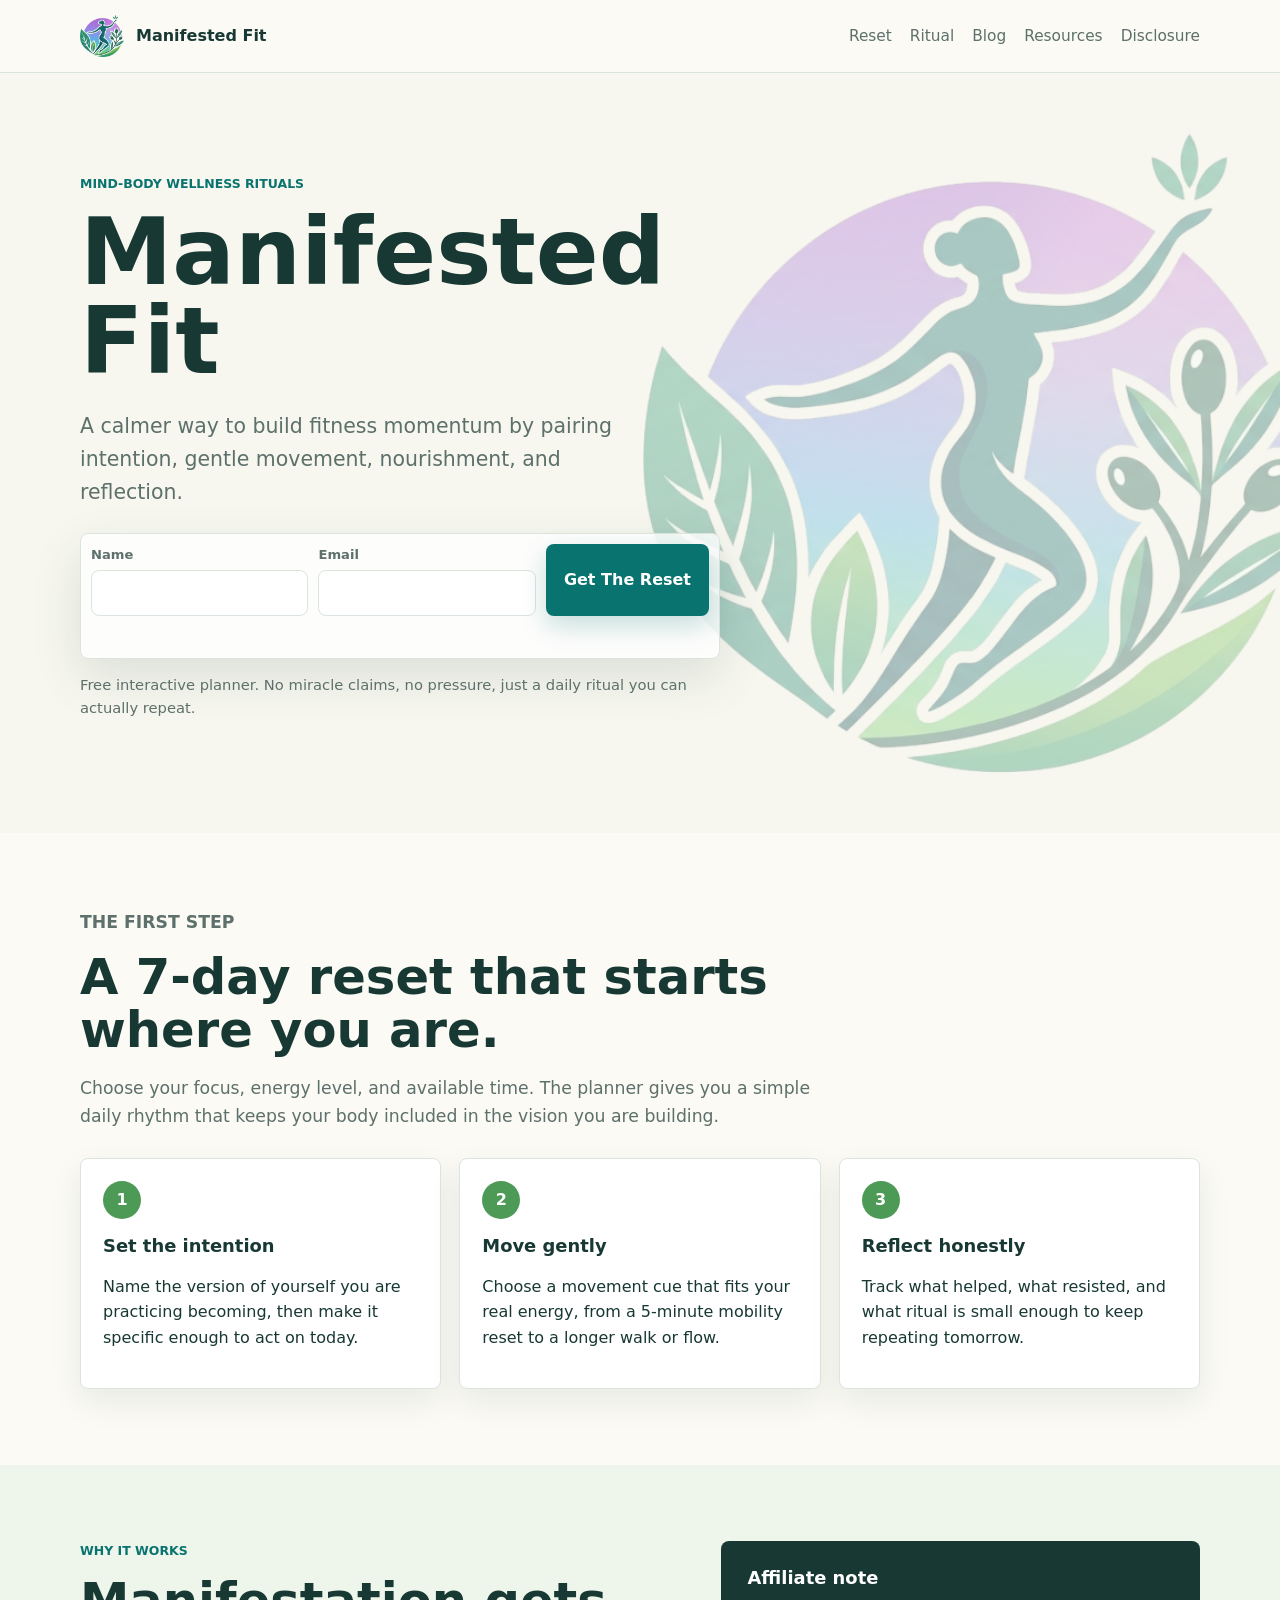
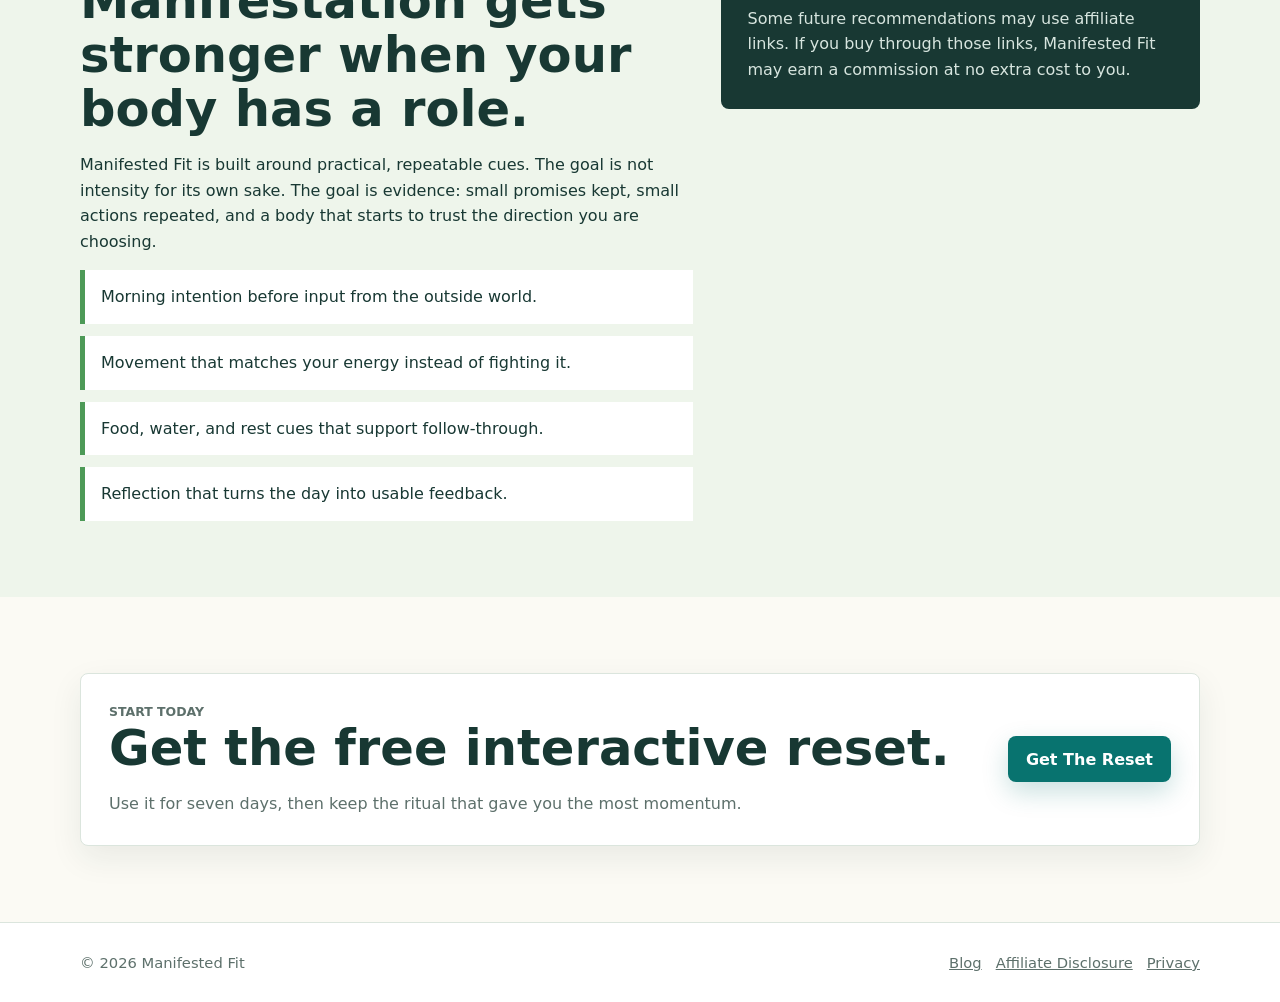
<file: 03_Website/public/index.html>
<!doctype html>
<html lang="en">
  <head>
    <meta charset="utf-8">
    <meta name="viewport" content="width=device-width, initial-scale=1">
    <title>Manifested Fit | Mind-Body Wellness Reset</title>
    <meta name="description" content="Build a gentle daily wellness ritual with the free Manifested Fit 7-day mind-body reset.">
    <link rel="stylesheet" href="assets/css/styles.css">
    <link rel="icon" href="assets/images/manifested-fit-logo.png">
  </head>
  <body>
    <header class="site-header">
      <div class="site-header__inner">
        <a class="brand" href="/">
          <img src="assets/images/manifested-fit-logo.png" alt="Manifested Fit logo">
          <span>Manifested Fit</span>
        </a>
        <nav class="nav" aria-label="Main navigation">
          <a href="#reset">Reset</a>
          <a href="#ritual">Ritual</a>
          <a href="blog/">Blog</a>
          <a href="resources/">Resources</a>
          <a href="legal/affiliate-disclosure.html">Disclosure</a>
        </nav>
      </div>
    </header>

    <main>
      <section class="hero">
        <div class="hero__inner">
          <div class="hero__content">
            <p class="eyebrow">Mind-body wellness rituals</p>
            <h1>Manifested Fit</h1>
            <p class="hero__copy">A calmer way to build fitness momentum by pairing intention, gentle movement, nourishment, and reflection.</p>
            <form class="lead-form" id="lead-form" data-lead-form action="/api/collect-lead.php" method="post">
              <input type="hidden" name="lead_magnet" value="7-day-reset">
              <input type="hidden" name="utm_source">
              <input type="hidden" name="utm_medium">
              <input type="hidden" name="utm_campaign">
              <input type="hidden" name="utm_content">
              <input type="hidden" name="utm_term">
              <label>
                Name
                <input name="name" type="text" autocomplete="name" required>
              </label>
              <label>
                Email
                <input name="email" type="email" autocomplete="email" required>
              </label>
              <label class="hidden-field">
                Company
                <input name="company" type="text" tabindex="-1" autocomplete="off">
              </label>
              <button type="submit">Get The Reset</button>
              <p data-form-message aria-live="polite"></p>
            </form>
            <p class="trust-line">Free interactive planner. No miracle claims, no pressure, just a daily ritual you can actually repeat.</p>
          </div>
        </div>
      </section>

      <section class="section" id="reset">
        <div class="section__intro">
          <p class="eyebrow">The first step</p>
          <h2>A 7-day reset that starts where you are.</h2>
          <p>Choose your focus, energy level, and available time. The planner gives you a simple daily rhythm that keeps your body included in the vision you are building.</p>
        </div>
        <div class="grid">
          <article class="feature-card">
            <div class="feature-card__mark">1</div>
            <h3>Set the intention</h3>
            <p>Name the version of yourself you are practicing becoming, then make it specific enough to act on today.</p>
          </article>
          <article class="feature-card">
            <div class="feature-card__mark">2</div>
            <h3>Move gently</h3>
            <p>Choose a movement cue that fits your real energy, from a 5-minute mobility reset to a longer walk or flow.</p>
          </article>
          <article class="feature-card">
            <div class="feature-card__mark">3</div>
            <h3>Reflect honestly</h3>
            <p>Track what helped, what resisted, and what ritual is small enough to keep repeating tomorrow.</p>
          </article>
        </div>
      </section>

      <section class="section section--tint" id="ritual">
        <div class="split">
          <div>
            <p class="eyebrow">Why it works</p>
            <h2>Manifestation gets stronger when your body has a role.</h2>
            <p>Manifested Fit is built around practical, repeatable cues. The goal is not intensity for its own sake. The goal is evidence: small promises kept, small actions repeated, and a body that starts to trust the direction you are choosing.</p>
            <ul class="ritual-list">
              <li>Morning intention before input from the outside world.</li>
              <li>Movement that matches your energy instead of fighting it.</li>
              <li>Food, water, and rest cues that support follow-through.</li>
              <li>Reflection that turns the day into usable feedback.</li>
            </ul>
          </div>
          <aside class="mini-panel">
            <h3>Affiliate note</h3>
            <p>Some future recommendations may use affiliate links. If you buy through those links, Manifested Fit may earn a commission at no extra cost to you.</p>
          </aside>
        </div>
      </section>

      <section class="section">
        <div class="cta-band">
          <div>
            <p class="eyebrow">Start today</p>
            <h2>Get the free interactive reset.</h2>
            <p>Use it for seven days, then keep the ritual that gave you the most momentum.</p>
          </div>
          <a class="button" href="#lead-form" onclick="document.querySelector('[name=name]').focus();">Get The Reset</a>
        </div>
      </section>
    </main>

    <footer class="site-footer">
      <div class="footer__inner">
        <span>&copy; 2026 Manifested Fit</span>
        <div class="footer__links">
          <a href="blog/">Blog</a>
          <a href="legal/affiliate-disclosure.html">Affiliate Disclosure</a>
          <a href="legal/privacy.html">Privacy</a>
        </div>
      </div>
    </footer>

    <script src="assets/js/config.js"></script>
    <script src="assets/js/affiliate-offers.js"></script>
    <script src="assets/js/site.js"></script>
  </body>
</html>
</file>
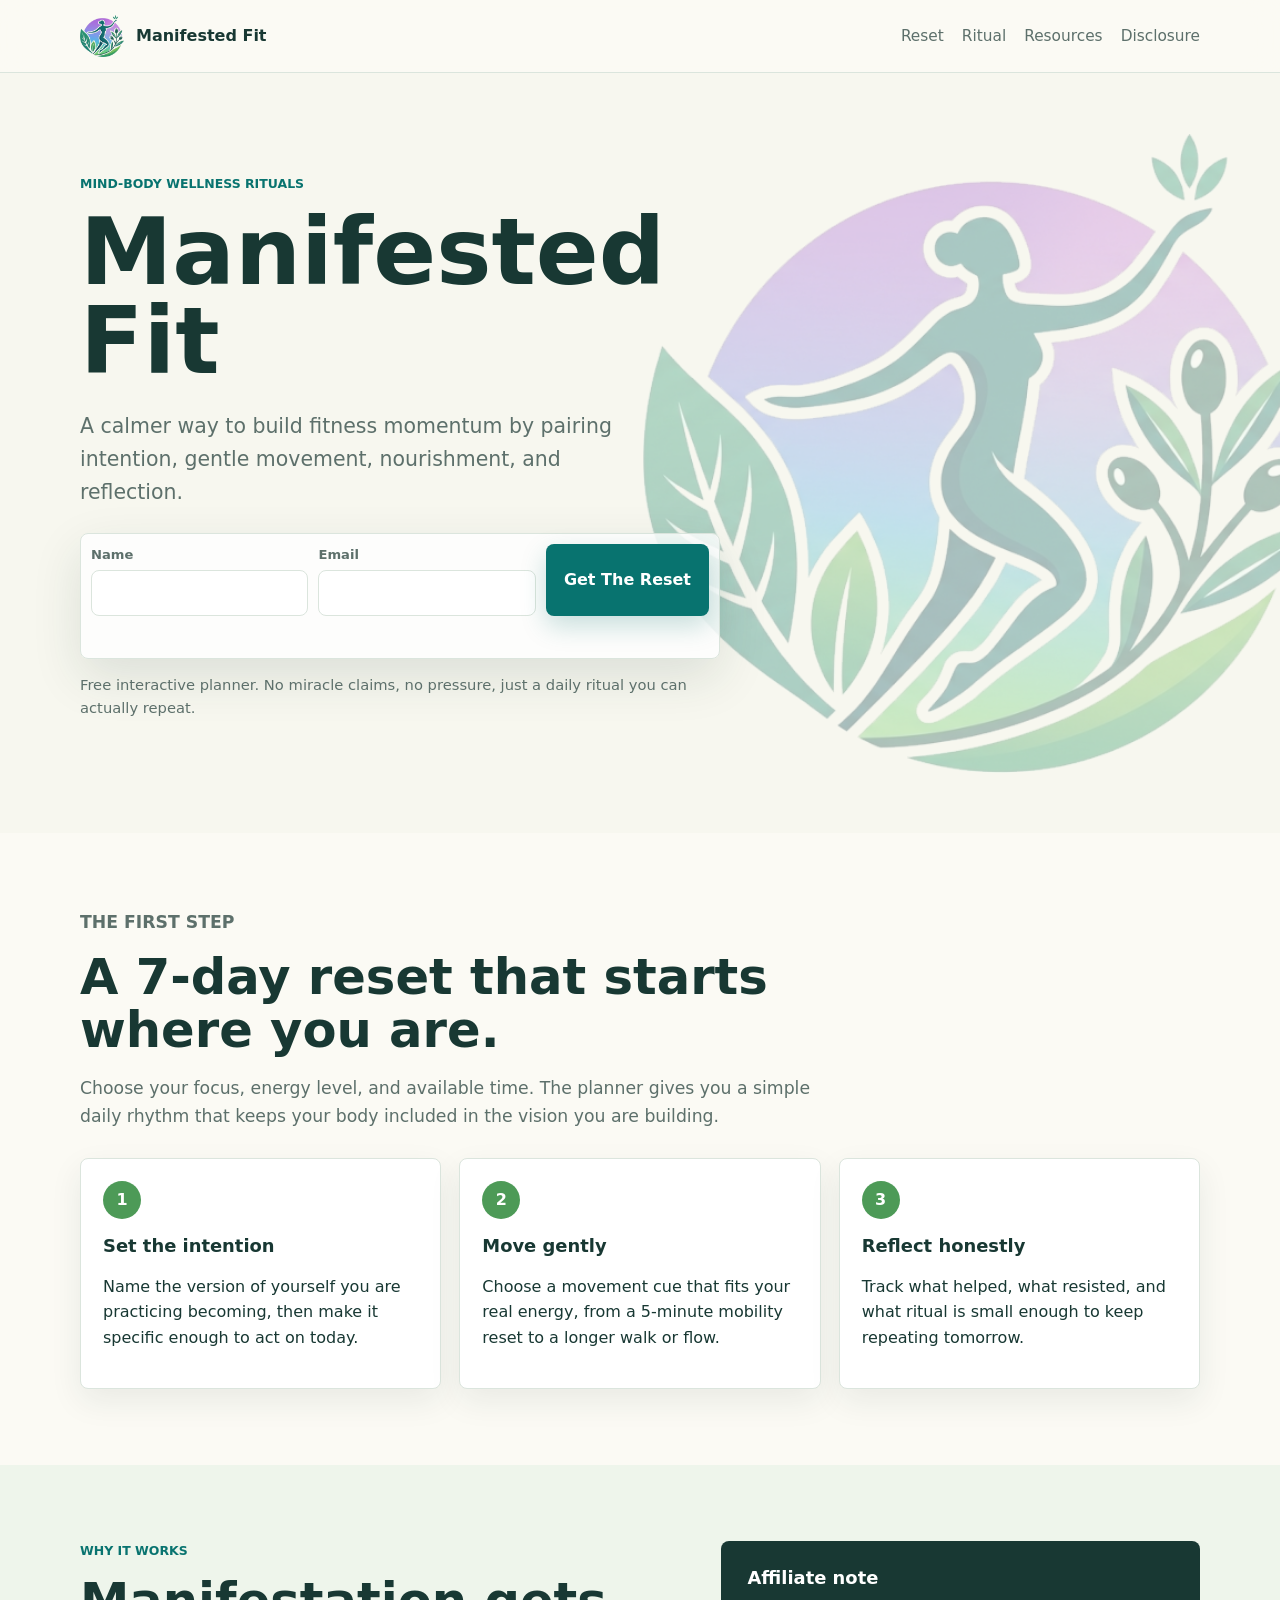
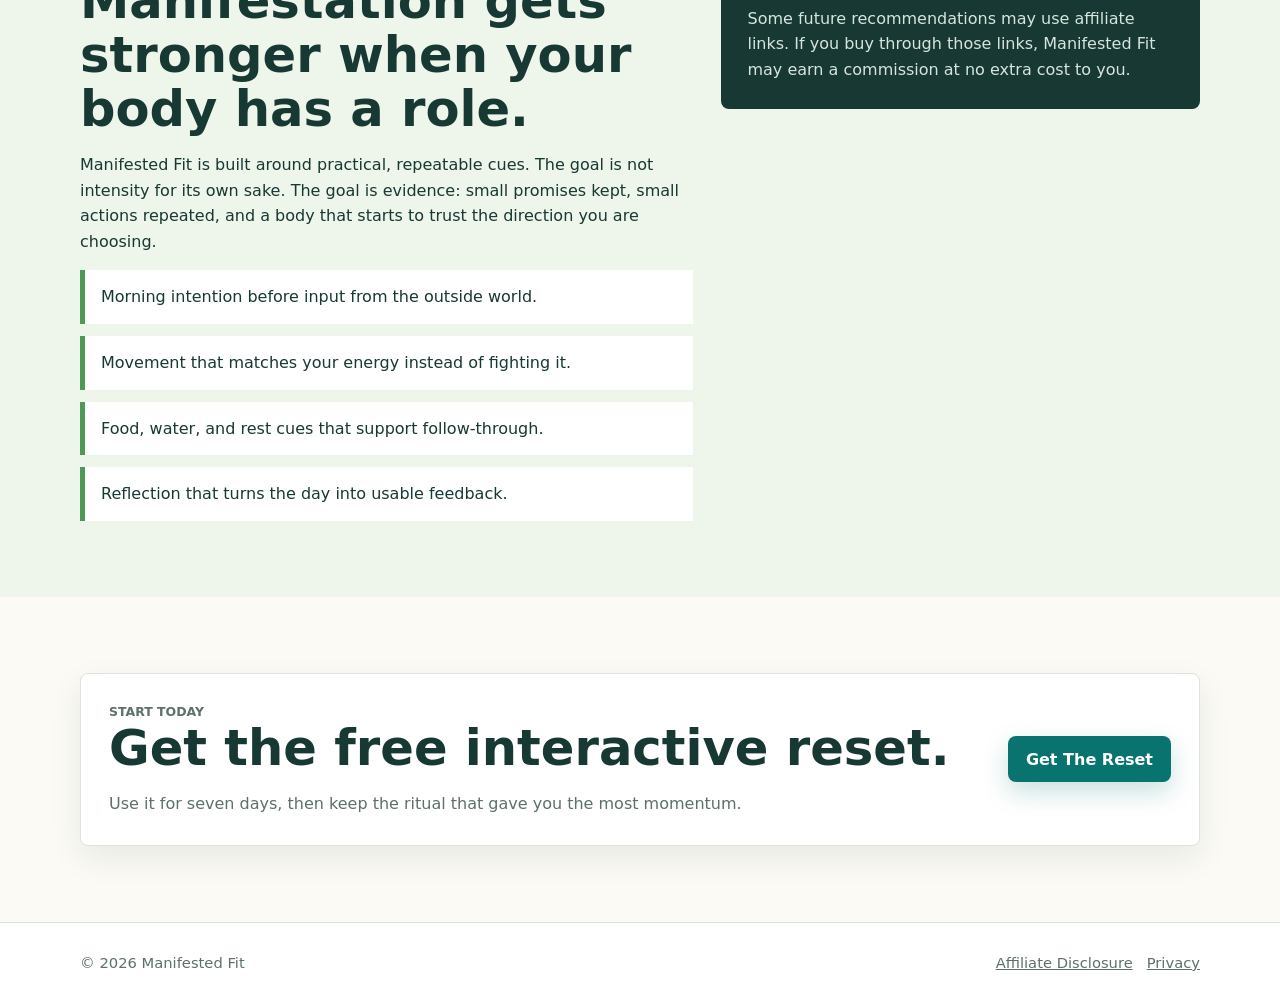
<file: 03_Website/Backups/2026-07-05/index.html>
<!doctype html>
<html lang="en">
  <head>
    <meta charset="utf-8">
    <meta name="viewport" content="width=device-width, initial-scale=1">
    <title>Manifested Fit | Mind-Body Wellness Reset</title>
    <meta name="description" content="Build a gentle daily wellness ritual with the free Manifested Fit 7-day mind-body reset.">
    <link rel="stylesheet" href="assets/css/styles.css">
    <link rel="icon" href="assets/images/manifested-fit-logo.png">
  </head>
  <body>
    <header class="site-header">
      <div class="site-header__inner">
        <a class="brand" href="/">
          <img src="assets/images/manifested-fit-logo.png" alt="Manifested Fit logo">
          <span>Manifested Fit</span>
        </a>
        <nav class="nav" aria-label="Main navigation">
          <a href="#reset">Reset</a>
          <a href="#ritual">Ritual</a>
          <a href="resources/">Resources</a>
          <a href="legal/affiliate-disclosure.html">Disclosure</a>
        </nav>
      </div>
    </header>

    <main>
      <section class="hero">
        <div class="hero__inner">
          <div class="hero__content">
            <p class="eyebrow">Mind-body wellness rituals</p>
            <h1>Manifested Fit</h1>
            <p class="hero__copy">A calmer way to build fitness momentum by pairing intention, gentle movement, nourishment, and reflection.</p>
            <form class="lead-form" id="lead-form" data-lead-form action="/api/collect-lead.php" method="post">
              <input type="hidden" name="lead_magnet" value="7-day-reset">
              <input type="hidden" name="utm_source">
              <input type="hidden" name="utm_medium">
              <input type="hidden" name="utm_campaign">
              <input type="hidden" name="utm_content">
              <input type="hidden" name="utm_term">
              <label>
                Name
                <input name="name" type="text" autocomplete="name" required>
              </label>
              <label>
                Email
                <input name="email" type="email" autocomplete="email" required>
              </label>
              <label class="hidden-field">
                Company
                <input name="company" type="text" tabindex="-1" autocomplete="off">
              </label>
              <button type="submit">Get The Reset</button>
              <p data-form-message aria-live="polite"></p>
            </form>
            <p class="trust-line">Free interactive planner. No miracle claims, no pressure, just a daily ritual you can actually repeat.</p>
          </div>
        </div>
      </section>

      <section class="section" id="reset">
        <div class="section__intro">
          <p class="eyebrow">The first step</p>
          <h2>A 7-day reset that starts where you are.</h2>
          <p>Choose your focus, energy level, and available time. The planner gives you a simple daily rhythm that keeps your body included in the vision you are building.</p>
        </div>
        <div class="grid">
          <article class="feature-card">
            <div class="feature-card__mark">1</div>
            <h3>Set the intention</h3>
            <p>Name the version of yourself you are practicing becoming, then make it specific enough to act on today.</p>
          </article>
          <article class="feature-card">
            <div class="feature-card__mark">2</div>
            <h3>Move gently</h3>
            <p>Choose a movement cue that fits your real energy, from a 5-minute mobility reset to a longer walk or flow.</p>
          </article>
          <article class="feature-card">
            <div class="feature-card__mark">3</div>
            <h3>Reflect honestly</h3>
            <p>Track what helped, what resisted, and what ritual is small enough to keep repeating tomorrow.</p>
          </article>
        </div>
      </section>

      <section class="section section--tint" id="ritual">
        <div class="split">
          <div>
            <p class="eyebrow">Why it works</p>
            <h2>Manifestation gets stronger when your body has a role.</h2>
            <p>Manifested Fit is built around practical, repeatable cues. The goal is not intensity for its own sake. The goal is evidence: small promises kept, small actions repeated, and a body that starts to trust the direction you are choosing.</p>
            <ul class="ritual-list">
              <li>Morning intention before input from the outside world.</li>
              <li>Movement that matches your energy instead of fighting it.</li>
              <li>Food, water, and rest cues that support follow-through.</li>
              <li>Reflection that turns the day into usable feedback.</li>
            </ul>
          </div>
          <aside class="mini-panel">
            <h3>Affiliate note</h3>
            <p>Some future recommendations may use affiliate links. If you buy through those links, Manifested Fit may earn a commission at no extra cost to you.</p>
          </aside>
        </div>
      </section>

      <section class="section">
        <div class="cta-band">
          <div>
            <p class="eyebrow">Start today</p>
            <h2>Get the free interactive reset.</h2>
            <p>Use it for seven days, then keep the ritual that gave you the most momentum.</p>
          </div>
          <a class="button" href="#lead-form" onclick="document.querySelector('[name=name]').focus();">Get The Reset</a>
        </div>
      </section>
    </main>

    <footer class="site-footer">
      <div class="footer__inner">
        <span>&copy; 2026 Manifested Fit</span>
        <div class="footer__links">
          <a href="legal/affiliate-disclosure.html">Affiliate Disclosure</a>
          <a href="legal/privacy.html">Privacy</a>
        </div>
      </div>
    </footer>

    <script src="assets/js/config.js"></script>
    <script src="assets/js/affiliate-offers.js"></script>
    <script src="assets/js/site.js"></script>
  </body>
</html>
</file>
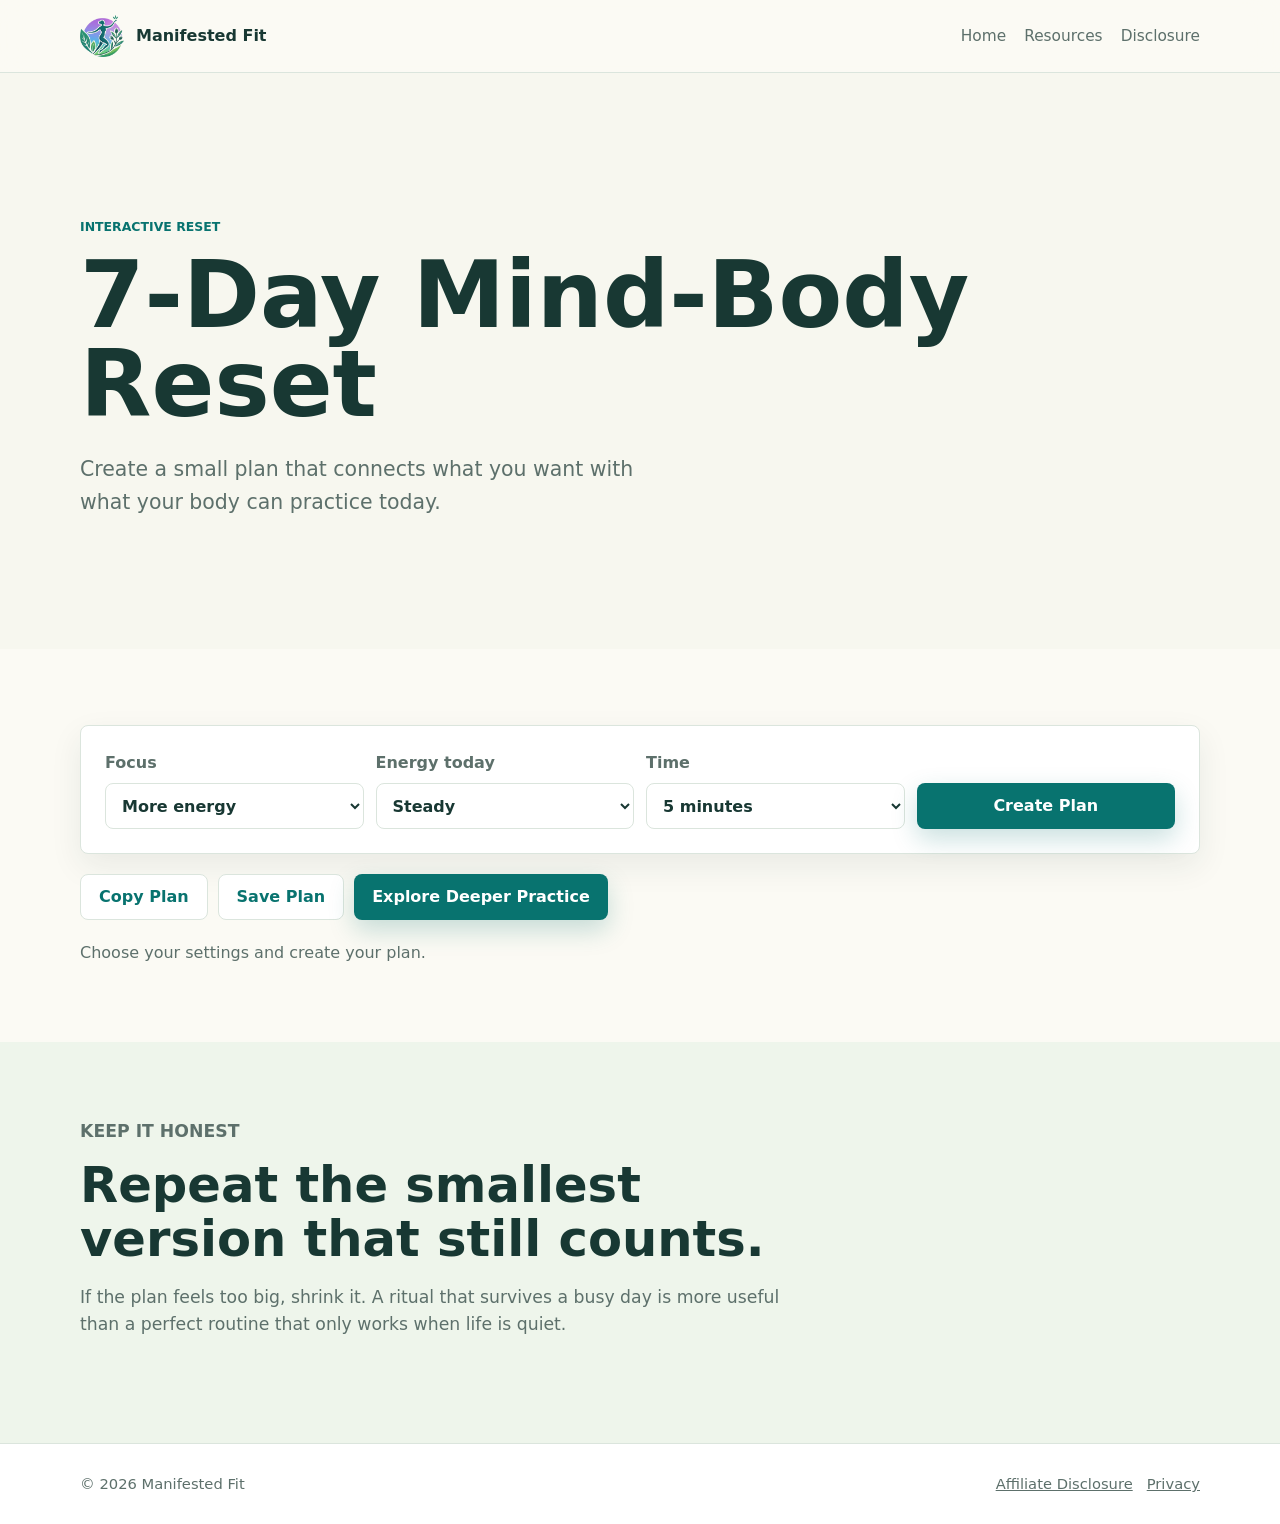
<file: 03_Website/public/lead-magnet/index.html>
<!doctype html>
<html lang="en">
  <head>
    <meta charset="utf-8">
    <meta name="viewport" content="width=device-width, initial-scale=1">
    <title>7-Day Mind-Body Reset | Manifested Fit</title>
    <meta name="description" content="Create a 7-day Manifested Fit reset plan based on your focus, energy, and available time.">
    <link rel="stylesheet" href="../assets/css/styles.css">
    <link rel="icon" href="../assets/images/manifested-fit-logo.png">
  </head>
  <body>
    <header class="site-header">
      <div class="site-header__inner">
        <a class="brand" href="../">
          <img src="../assets/images/manifested-fit-logo.png" alt="Manifested Fit logo">
          <span>Manifested Fit</span>
        </a>
        <nav class="nav" aria-label="Main navigation">
          <a href="../">Home</a>
          <a href="../resources/">Resources</a>
          <a href="../legal/affiliate-disclosure.html">Disclosure</a>
        </nav>
      </div>
    </header>

    <main>
      <section class="page-header">
        <div class="section">
          <p class="eyebrow">Interactive reset</p>
          <h1>7-Day Mind-Body Reset</h1>
          <p class="hero__copy">Create a small plan that connects what you want with what your body can practice today.</p>
        </div>
      </section>

      <section class="section">
        <div class="planner">
          <form data-plan-form>
            <label>
              Focus
              <select name="focus">
                <option value="energy">More energy</option>
                <option value="confidence">Body confidence</option>
                <option value="calm">Less stress</option>
                <option value="consistency">Consistency</option>
              </select>
            </label>
            <label>
              Energy today
              <select name="energy">
                <option value="steady">Steady</option>
                <option value="low">Low</option>
                <option value="high">High</option>
              </select>
            </label>
            <label>
              Time
              <select name="time">
                <option value="5">5 minutes</option>
                <option value="10">10 minutes</option>
                <option value="20">20 minutes</option>
              </select>
            </label>
            <button type="submit">Create Plan</button>
          </form>
        </div>

        <div class="plan-actions">
          <button class="button--secondary" type="button" data-copy-plan>Copy Plan</button>
          <button class="button--secondary" type="button" data-save-plan>Save Plan</button>
          <a class="button" href="../resources/">Explore Deeper Practice</a>
        </div>

        <div class="plan-result" data-plan-result data-has-plan="false">
          Choose your settings and create your plan.
        </div>
      </section>

      <section class="section section--tint">
        <div class="section__intro">
          <p class="eyebrow">Keep it honest</p>
          <h2>Repeat the smallest version that still counts.</h2>
          <p>If the plan feels too big, shrink it. A ritual that survives a busy day is more useful than a perfect routine that only works when life is quiet.</p>
        </div>
      </section>
    </main>

    <footer class="site-footer">
      <div class="footer__inner">
        <span>&copy; 2026 Manifested Fit</span>
        <div class="footer__links">
          <a href="../legal/affiliate-disclosure.html">Affiliate Disclosure</a>
          <a href="../legal/privacy.html">Privacy</a>
        </div>
      </div>
    </footer>

    <script src="../assets/js/config.js"></script>
    <script src="../assets/js/affiliate-offers.js"></script>
    <script src="../assets/js/site.js"></script>
    <script src="../assets/js/lead-magnet.js"></script>
  </body>
</html>
</file>
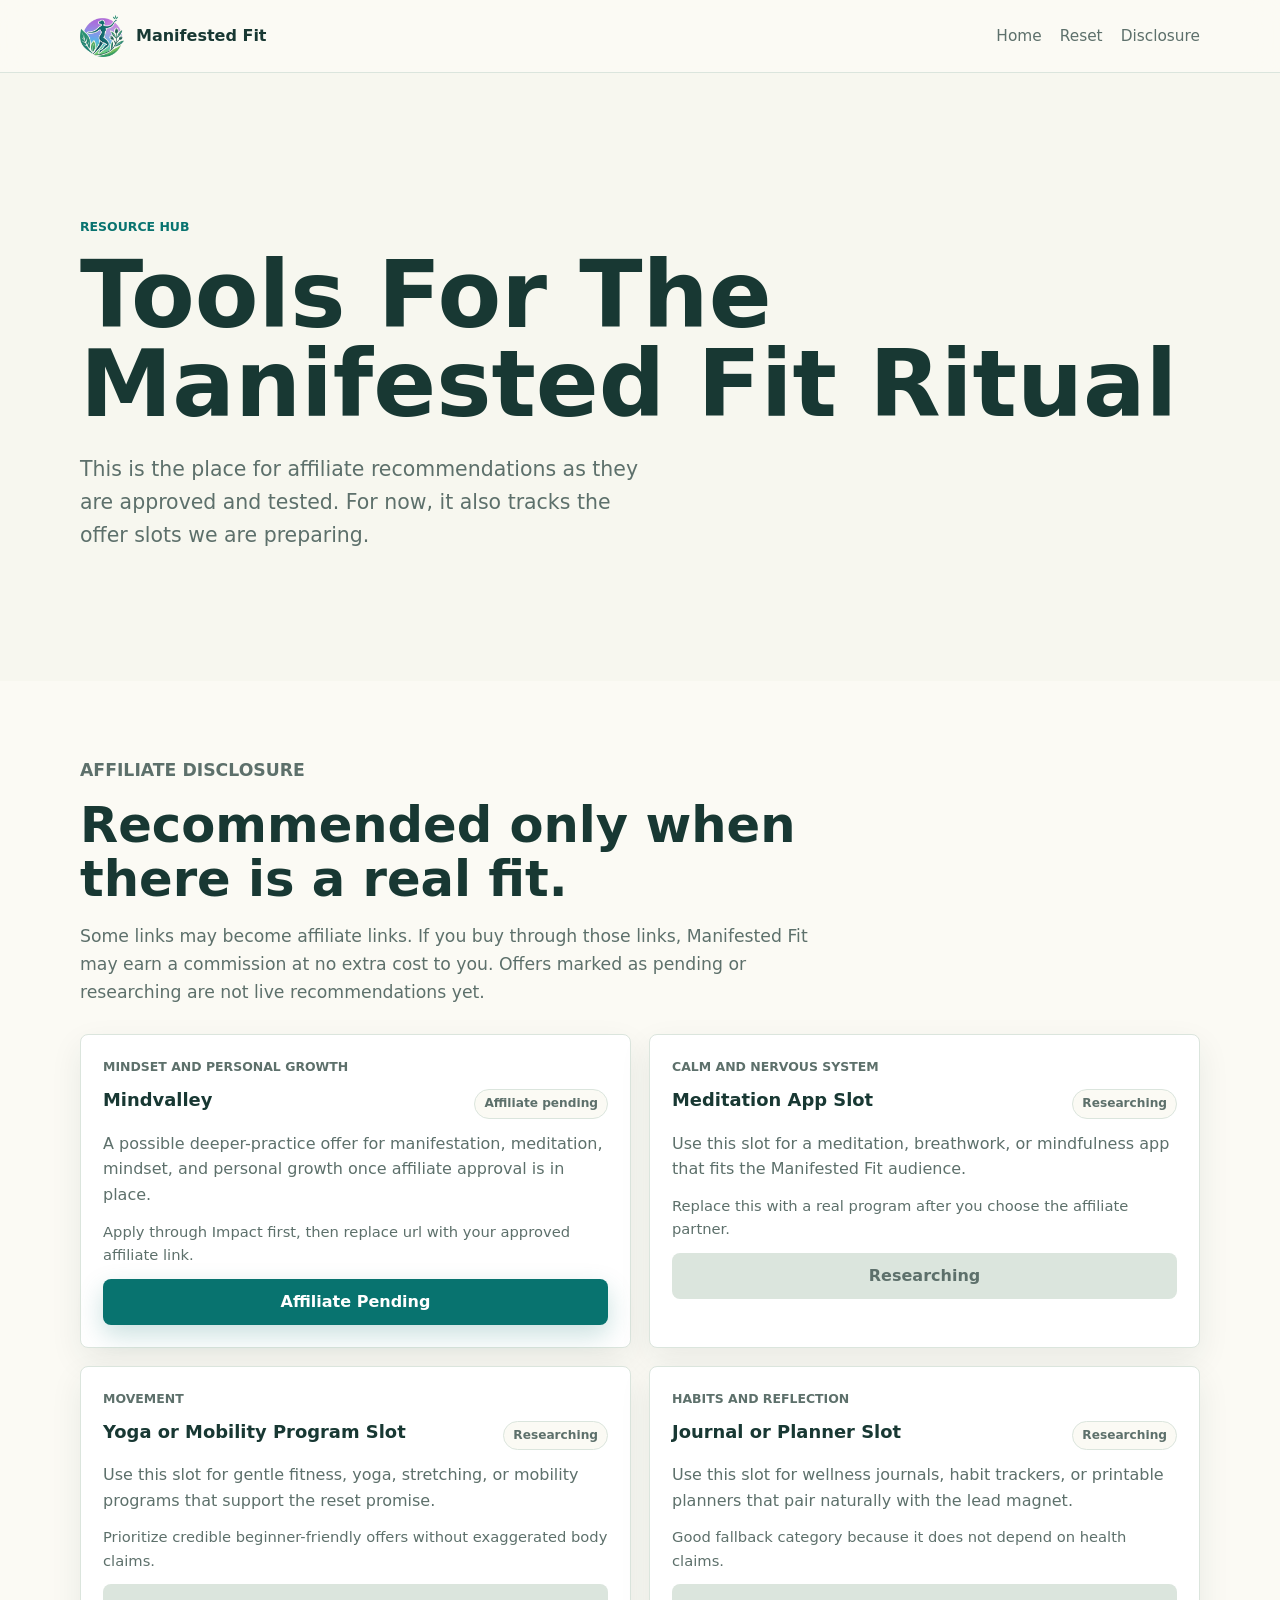
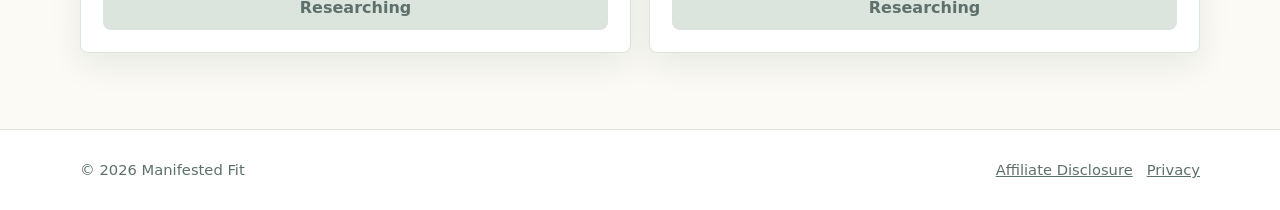
<file: 03_Website/public/resources/index.html>
<!doctype html>
<html lang="en">
  <head>
    <meta charset="utf-8">
    <meta name="viewport" content="width=device-width, initial-scale=1">
    <title>Resources | Manifested Fit</title>
    <meta name="description" content="Manifested Fit resource and affiliate offer hub.">
    <link rel="stylesheet" href="../assets/css/styles.css">
    <link rel="icon" href="../assets/images/manifested-fit-logo.png">
  </head>
  <body>
    <header class="site-header">
      <div class="site-header__inner">
        <a class="brand" href="../">
          <img src="../assets/images/manifested-fit-logo.png" alt="Manifested Fit logo">
          <span>Manifested Fit</span>
        </a>
        <nav class="nav" aria-label="Main navigation">
          <a href="../">Home</a>
          <a href="../lead-magnet/">Reset</a>
          <a href="../legal/affiliate-disclosure.html">Disclosure</a>
        </nav>
      </div>
    </header>

    <main>
      <section class="page-header">
        <div class="section">
          <p class="eyebrow">Resource hub</p>
          <h1>Tools For The Manifested Fit Ritual</h1>
          <p class="hero__copy">This is the place for affiliate recommendations as they are approved and tested. For now, it also tracks the offer slots we are preparing.</p>
        </div>
      </section>

      <section class="section">
        <div class="section__intro">
          <p class="eyebrow">Affiliate disclosure</p>
          <h2>Recommended only when there is a real fit.</h2>
          <p>Some links may become affiliate links. If you buy through those links, Manifested Fit may earn a commission at no extra cost to you. Offers marked as pending or researching are not live recommendations yet.</p>
        </div>
        <div class="offer-list" data-offer-list></div>
      </section>
    </main>

    <footer class="site-footer">
      <div class="footer__inner">
        <span>&copy; 2026 Manifested Fit</span>
        <div class="footer__links">
          <a href="../legal/affiliate-disclosure.html">Affiliate Disclosure</a>
          <a href="../legal/privacy.html">Privacy</a>
        </div>
      </div>
    </footer>

    <script src="../assets/js/config.js"></script>
    <script src="../assets/js/affiliate-offers.js"></script>
    <script src="../assets/js/resources.js"></script>
  </body>
</html>
</file>
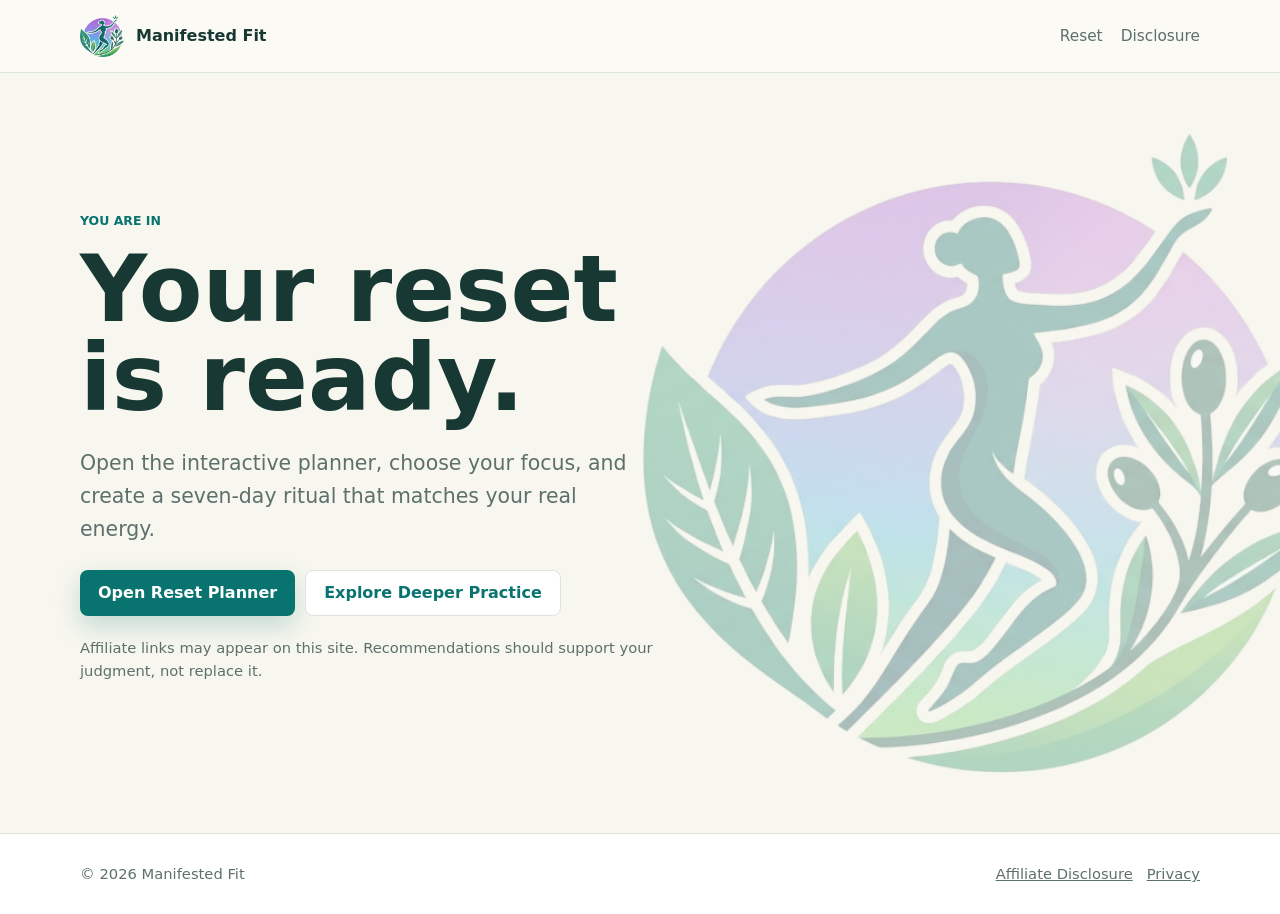
<file: 03_Website/public/thank-you/index.html>
<!doctype html>
<html lang="en">
  <head>
    <meta charset="utf-8">
    <meta name="viewport" content="width=device-width, initial-scale=1">
    <title>Your Reset Is Ready | Manifested Fit</title>
    <meta name="description" content="Access the Manifested Fit 7-day mind-body reset.">
    <link rel="stylesheet" href="../assets/css/styles.css">
    <link rel="icon" href="../assets/images/manifested-fit-logo.png">
  </head>
  <body>
    <header class="site-header">
      <div class="site-header__inner">
        <a class="brand" href="../">
          <img src="../assets/images/manifested-fit-logo.png" alt="Manifested Fit logo">
          <span>Manifested Fit</span>
        </a>
        <nav class="nav" aria-label="Main navigation">
          <a href="../lead-magnet/">Reset</a>
          <a href="../legal/affiliate-disclosure.html">Disclosure</a>
        </nav>
      </div>
    </header>

    <main>
      <section class="hero">
        <div class="hero__inner">
          <div class="hero__content">
            <p class="eyebrow">You are in</p>
            <h1>Your reset is ready.</h1>
            <p class="hero__copy">Open the interactive planner, choose your focus, and create a seven-day ritual that matches your real energy.</p>
            <div class="plan-actions">
              <a class="button" href="../lead-magnet/">Open Reset Planner</a>
              <a class="button button--secondary" data-affiliate-link href="https://www.mindvalley.com/affiliates">Explore Deeper Practice</a>
            </div>
            <p class="trust-line">Affiliate links may appear on this site. Recommendations should support your judgment, not replace it.</p>
          </div>
        </div>
      </section>
    </main>

    <footer class="site-footer">
      <div class="footer__inner">
        <span>&copy; 2026 Manifested Fit</span>
        <div class="footer__links">
          <a href="../legal/affiliate-disclosure.html">Affiliate Disclosure</a>
          <a href="../legal/privacy.html">Privacy</a>
        </div>
      </div>
    </footer>

    <script src="../assets/js/config.js"></script>
    <script src="../assets/js/site.js"></script>
  </body>
</html>
</file>
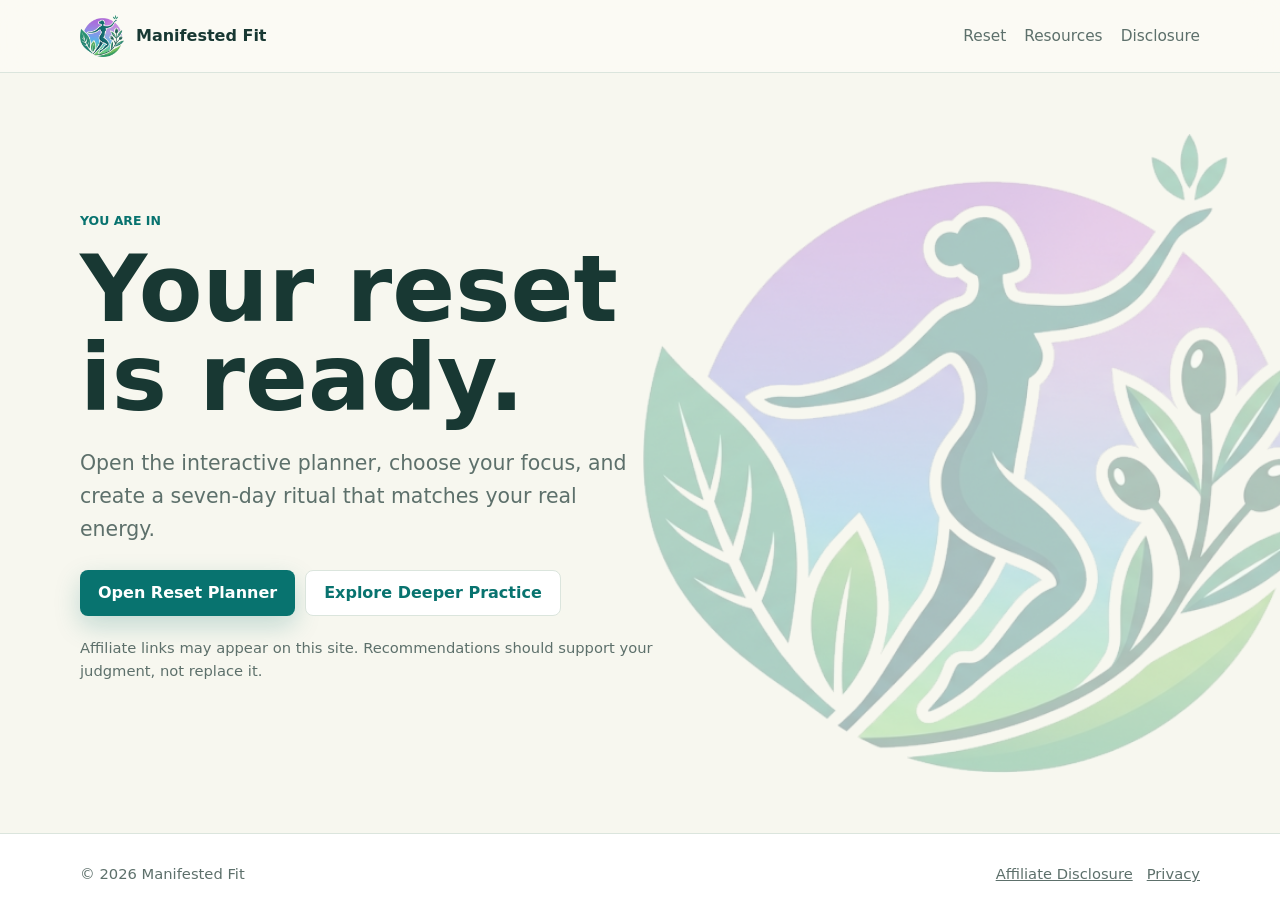
<file: 03_Website/Backups/2026-07-05/thank-you/index.html>
<!doctype html>
<html lang="en">
  <head>
    <meta charset="utf-8">
    <meta name="viewport" content="width=device-width, initial-scale=1">
    <title>Your Reset Is Ready | Manifested Fit</title>
    <meta name="description" content="Access the Manifested Fit 7-day mind-body reset.">
    <link rel="stylesheet" href="../assets/css/styles.css">
    <link rel="icon" href="../assets/images/manifested-fit-logo.png">
  </head>
  <body>
    <header class="site-header">
      <div class="site-header__inner">
        <a class="brand" href="../">
          <img src="../assets/images/manifested-fit-logo.png" alt="Manifested Fit logo">
          <span>Manifested Fit</span>
        </a>
        <nav class="nav" aria-label="Main navigation">
          <a href="../lead-magnet/">Reset</a>
          <a href="../resources/">Resources</a>
          <a href="../legal/affiliate-disclosure.html">Disclosure</a>
        </nav>
      </div>
    </header>

    <main>
      <section class="hero">
        <div class="hero__inner">
          <div class="hero__content">
            <p class="eyebrow">You are in</p>
            <h1>Your reset is ready.</h1>
            <p class="hero__copy">Open the interactive planner, choose your focus, and create a seven-day ritual that matches your real energy.</p>
            <div class="plan-actions">
              <a class="button" href="../lead-magnet/">Open Reset Planner</a>
              <a class="button button--secondary" href="../resources/">Explore Deeper Practice</a>
            </div>
            <p class="trust-line">Affiliate links may appear on this site. Recommendations should support your judgment, not replace it.</p>
          </div>
        </div>
      </section>
    </main>

    <footer class="site-footer">
      <div class="footer__inner">
        <span>&copy; 2026 Manifested Fit</span>
        <div class="footer__links">
          <a href="../legal/affiliate-disclosure.html">Affiliate Disclosure</a>
          <a href="../legal/privacy.html">Privacy</a>
        </div>
      </div>
    </footer>

    <script src="../assets/js/config.js"></script>
    <script src="../assets/js/affiliate-offers.js"></script>
    <script src="../assets/js/site.js"></script>
  </body>
</html>
</file>
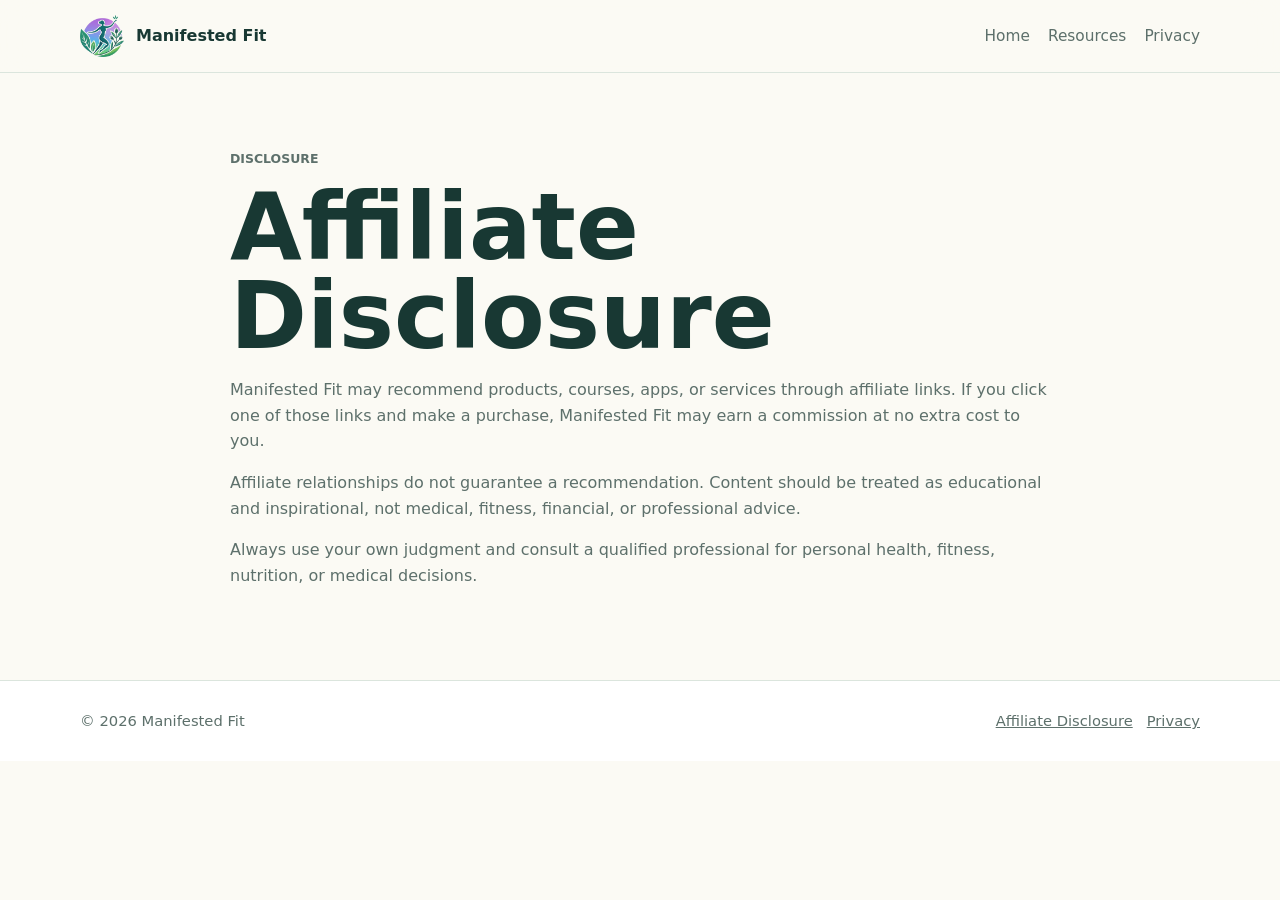
<file: 03_Website/public/legal/affiliate-disclosure.html>
<!doctype html>
<html lang="en">
  <head>
    <meta charset="utf-8">
    <meta name="viewport" content="width=device-width, initial-scale=1">
    <title>Affiliate Disclosure | Manifested Fit</title>
    <link rel="stylesheet" href="../assets/css/styles.css">
    <link rel="icon" href="../assets/images/manifested-fit-logo.png">
  </head>
  <body>
    <header class="site-header">
      <div class="site-header__inner">
        <a class="brand" href="../">
          <img src="../assets/images/manifested-fit-logo.png" alt="Manifested Fit logo">
          <span>Manifested Fit</span>
        </a>
        <nav class="nav" aria-label="Main navigation">
          <a href="../">Home</a>
          <a href="../resources/">Resources</a>
          <a href="privacy.html">Privacy</a>
        </nav>
      </div>
    </header>

    <main class="section legal-copy">
      <p class="eyebrow">Disclosure</p>
      <h1>Affiliate Disclosure</h1>
      <p>Manifested Fit may recommend products, courses, apps, or services through affiliate links. If you click one of those links and make a purchase, Manifested Fit may earn a commission at no extra cost to you.</p>
      <p>Affiliate relationships do not guarantee a recommendation. Content should be treated as educational and inspirational, not medical, fitness, financial, or professional advice.</p>
      <p>Always use your own judgment and consult a qualified professional for personal health, fitness, nutrition, or medical decisions.</p>
    </main>

    <footer class="site-footer">
      <div class="footer__inner">
        <span>&copy; 2026 Manifested Fit</span>
        <div class="footer__links">
          <a href="affiliate-disclosure.html">Affiliate Disclosure</a>
          <a href="privacy.html">Privacy</a>
        </div>
      </div>
    </footer>
  </body>
</html>
</file>
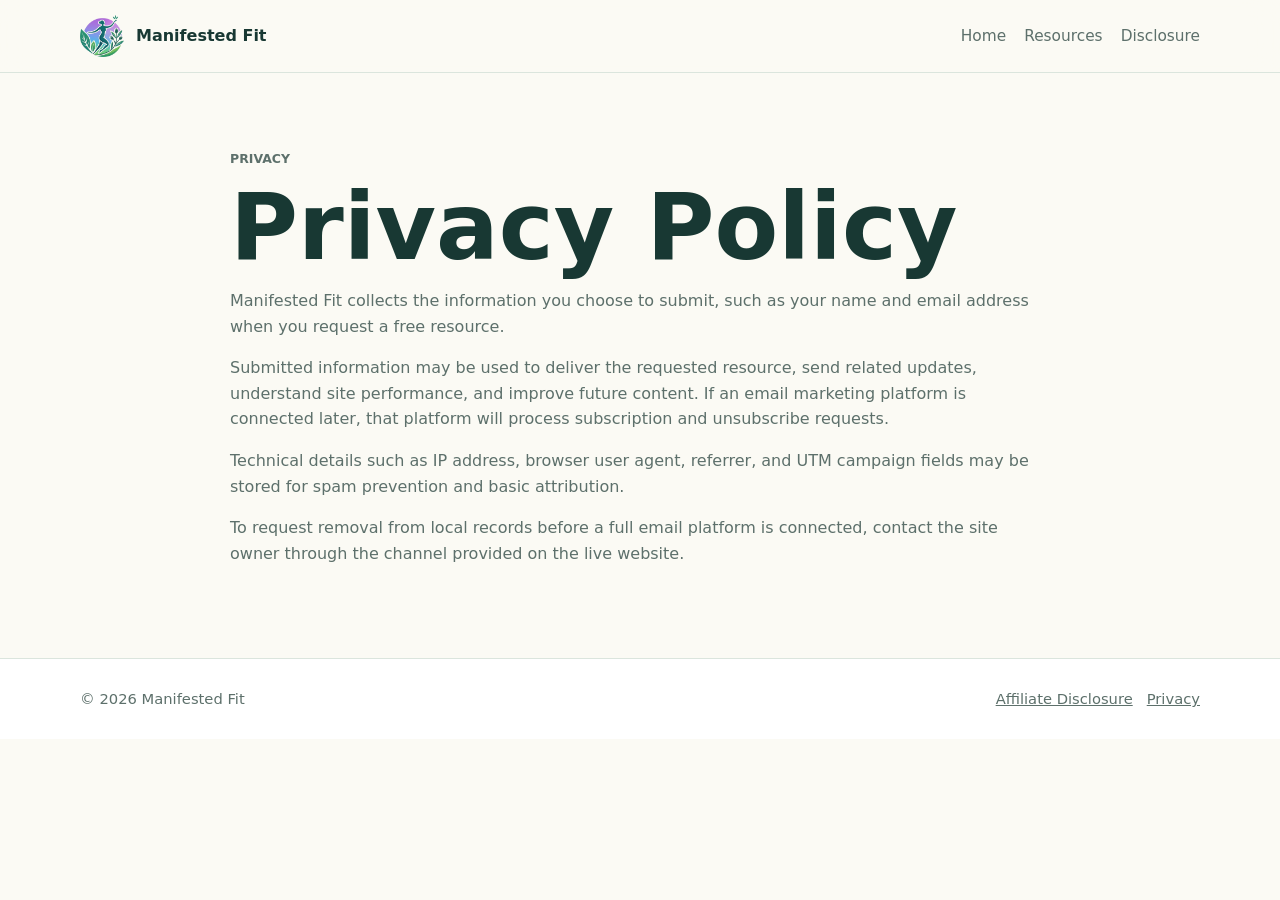
<file: 03_Website/public/legal/privacy.html>
<!doctype html>
<html lang="en">
  <head>
    <meta charset="utf-8">
    <meta name="viewport" content="width=device-width, initial-scale=1">
    <title>Privacy | Manifested Fit</title>
    <link rel="stylesheet" href="../assets/css/styles.css">
    <link rel="icon" href="../assets/images/manifested-fit-logo.png">
  </head>
  <body>
    <header class="site-header">
      <div class="site-header__inner">
        <a class="brand" href="../">
          <img src="../assets/images/manifested-fit-logo.png" alt="Manifested Fit logo">
          <span>Manifested Fit</span>
        </a>
        <nav class="nav" aria-label="Main navigation">
          <a href="../">Home</a>
          <a href="../resources/">Resources</a>
          <a href="affiliate-disclosure.html">Disclosure</a>
        </nav>
      </div>
    </header>

    <main class="section legal-copy">
      <p class="eyebrow">Privacy</p>
      <h1>Privacy Policy</h1>
      <p>Manifested Fit collects the information you choose to submit, such as your name and email address when you request a free resource.</p>
      <p>Submitted information may be used to deliver the requested resource, send related updates, understand site performance, and improve future content. If an email marketing platform is connected later, that platform will process subscription and unsubscribe requests.</p>
      <p>Technical details such as IP address, browser user agent, referrer, and UTM campaign fields may be stored for spam prevention and basic attribution.</p>
      <p>To request removal from local records before a full email platform is connected, contact the site owner through the channel provided on the live website.</p>
    </main>

    <footer class="site-footer">
      <div class="footer__inner">
        <span>&copy; 2026 Manifested Fit</span>
        <div class="footer__links">
          <a href="affiliate-disclosure.html">Affiliate Disclosure</a>
          <a href="privacy.html">Privacy</a>
        </div>
      </div>
    </footer>
  </body>
</html>
</file>
<file: 03_Website/public/assets/css/styles.css>
:root {
  --cream: #fbfaf4;
  --paper: #ffffff;
  --ink: #183833;
  --muted: #5d706b;
  --teal: #08736f;
  --green: #4d9a57;
  --leaf: #d8ead1;
  --plum: #8060bb;
  --rose: #c97882;
  --line: #dbe5dd;
  --shadow: 0 18px 50px rgba(24, 56, 51, 0.12);
}

* {
  box-sizing: border-box;
}

html {
  scroll-behavior: smooth;
}

body {
  margin: 0;
  font-family: Inter, ui-sans-serif, system-ui, -apple-system, BlinkMacSystemFont, "Segoe UI", sans-serif;
  color: var(--ink);
  background: var(--cream);
  line-height: 1.6;
}

img {
  display: block;
  max-width: 100%;
}

a {
  color: inherit;
}

.site-header {
  position: sticky;
  top: 0;
  z-index: 10;
  background: rgba(251, 250, 244, 0.92);
  border-bottom: 1px solid var(--line);
  backdrop-filter: blur(16px);
}

.site-header__inner,
.section,
.hero__inner,
.footer__inner {
  width: min(1120px, calc(100% - 32px));
  margin: 0 auto;
}

.site-header__inner {
  min-height: 72px;
  display: flex;
  align-items: center;
  justify-content: space-between;
  gap: 24px;
}

.brand {
  display: inline-flex;
  align-items: center;
  gap: 12px;
  text-decoration: none;
  font-weight: 800;
}

.brand img {
  width: 44px;
  height: 44px;
  object-fit: contain;
}

.nav {
  display: flex;
  align-items: center;
  gap: 18px;
  color: var(--muted);
  font-size: 0.96rem;
}

.nav a {
  text-decoration: none;
}

.nav a:hover {
  color: var(--teal);
}

.button,
button {
  min-height: 46px;
  display: inline-flex;
  align-items: center;
  justify-content: center;
  gap: 8px;
  border: 0;
  border-radius: 8px;
  padding: 0 18px;
  color: #ffffff;
  background: var(--teal);
  font: inherit;
  font-weight: 800;
  text-decoration: none;
  cursor: pointer;
  box-shadow: 0 10px 26px rgba(8, 115, 111, 0.22);
}

.button:hover,
button:hover {
  background: #065d59;
}

.button:disabled,
button:disabled {
  opacity: 0.7;
  cursor: progress;
}

.button--secondary {
  color: var(--teal);
  background: var(--paper);
  border: 1px solid var(--line);
  box-shadow: none;
}

.button--secondary:hover {
  color: var(--paper);
}

.hero {
  position: relative;
  overflow: hidden;
  min-height: min(760px, calc(100vh - 72px));
  display: flex;
  align-items: center;
  background: #f7f7ef;
}

.hero::before {
  content: "";
  position: absolute;
  inset: 0;
  background-image: url("../images/manifested-fit-logo.png");
  background-repeat: no-repeat;
  background-position: center right -42px;
  background-size: min(680px, 68vw);
  opacity: 0.34;
}

.hero__inner {
  position: relative;
  padding: 72px 0 84px;
}

.hero__content {
  max-width: 640px;
}

.eyebrow {
  margin: 0 0 14px;
  color: var(--teal);
  font-weight: 800;
  text-transform: uppercase;
  font-size: 0.78rem;
}

h1,
h2,
h3,
p {
  overflow-wrap: anywhere;
}

h1 {
  margin: 0;
  font-size: clamp(3rem, 8vw, 5.8rem);
  line-height: 0.96;
  letter-spacing: 0;
}

h2 {
  margin: 0 0 16px;
  font-size: clamp(2rem, 4vw, 3.1rem);
  line-height: 1.08;
  letter-spacing: 0;
}

h3 {
  margin: 0 0 10px;
  font-size: 1.12rem;
  line-height: 1.25;
  letter-spacing: 0;
}

.hero__copy {
  max-width: 560px;
  margin: 24px 0;
  color: var(--muted);
  font-size: clamp(1.08rem, 2vw, 1.28rem);
}

.lead-form {
  display: grid;
  grid-template-columns: minmax(0, 1fr) minmax(0, 1fr) auto;
  gap: 10px;
  max-width: 820px;
  padding: 10px;
  background: rgba(255, 255, 255, 0.82);
  border: 1px solid var(--line);
  border-radius: 8px;
  box-shadow: var(--shadow);
}

.lead-form label {
  display: grid;
  gap: 5px;
  color: var(--muted);
  font-size: 0.82rem;
  font-weight: 700;
}

.lead-form input,
.planner select {
  width: 100%;
  min-height: 46px;
  border: 1px solid var(--line);
  border-radius: 8px;
  padding: 0 12px;
  color: var(--ink);
  background: var(--paper);
  font: inherit;
}

.lead-form [data-form-message] {
  grid-column: 1 / -1;
  min-height: 22px;
  margin: 0;
  color: var(--muted);
  font-size: 0.9rem;
}

.lead-form [data-state="error"] {
  color: #9a2f38;
}

.trust-line {
  max-width: 620px;
  margin: 14px 0 0;
  color: var(--muted);
  font-size: 0.92rem;
}

.section {
  padding: 76px 0;
}

.section--tint {
  width: 100%;
  max-width: none;
  padding: 76px max(16px, calc((100% - 1120px) / 2));
  background: #eef5eb;
}

.section__intro {
  max-width: 740px;
  margin-bottom: 28px;
}

.section__intro p {
  color: var(--muted);
  font-size: 1.08rem;
}

.grid {
  display: grid;
  grid-template-columns: repeat(3, minmax(0, 1fr));
  gap: 18px;
}

.feature-card,
.offer-card,
.day-plan,
.planner,
.cta-band {
  border: 1px solid var(--line);
  border-radius: 8px;
  background: var(--paper);
  box-shadow: 0 12px 32px rgba(24, 56, 51, 0.08);
}

.feature-card {
  padding: 22px;
}

.offer-list {
  display: grid;
  grid-template-columns: repeat(2, minmax(0, 1fr));
  gap: 18px;
}

.offer-card {
  display: grid;
  gap: 12px;
  align-content: start;
  padding: 22px;
}

.offer-card p {
  margin: 0;
  color: var(--muted);
}

.offer-card__category {
  color: var(--teal);
  font-size: 0.78rem;
  font-weight: 900;
  text-transform: uppercase;
}

.offer-card__heading {
  display: flex;
  align-items: flex-start;
  justify-content: space-between;
  gap: 12px;
}

.offer-card__heading h3 {
  margin: 0;
}

.offer-card__note {
  font-size: 0.92rem;
}

.status-pill {
  flex: 0 0 auto;
  border: 1px solid var(--line);
  border-radius: 999px;
  padding: 4px 9px;
  color: var(--muted);
  background: var(--cream);
  font-size: 0.76rem;
  font-weight: 900;
}

.status-pill[data-status="active"] {
  color: var(--teal);
  background: var(--leaf);
}

.button--disabled,
.button--disabled:hover {
  color: var(--muted);
  background: var(--line);
  box-shadow: none;
  cursor: not-allowed;
}

.feature-card__mark {
  width: 38px;
  height: 38px;
  display: grid;
  place-items: center;
  margin-bottom: 16px;
  border-radius: 50%;
  color: var(--paper);
  background: var(--green);
  font-weight: 900;
}

.split {
  display: grid;
  grid-template-columns: minmax(0, 1fr) minmax(320px, 0.78fr);
  gap: 28px;
  align-items: start;
}

.ritual-list {
  display: grid;
  gap: 12px;
  margin: 0;
  padding: 0;
  list-style: none;
}

.ritual-list li {
  padding: 14px 16px;
  border-left: 5px solid var(--green);
  background: var(--paper);
}

.mini-panel {
  padding: 26px;
  border-radius: 8px;
  color: var(--paper);
  background: var(--ink);
}

.mini-panel p {
  margin-bottom: 0;
  color: #d7e5df;
}

.cta-band {
  display: grid;
  grid-template-columns: minmax(0, 1fr) auto;
  gap: 18px;
  align-items: center;
  padding: 28px;
  background: #ffffff;
}

.cta-band p {
  margin: 0;
  color: var(--muted);
}

.site-footer {
  border-top: 1px solid var(--line);
  background: var(--paper);
}

.footer__inner {
  display: flex;
  flex-wrap: wrap;
  justify-content: space-between;
  gap: 16px;
  padding: 28px 0;
  color: var(--muted);
  font-size: 0.92rem;
}

.footer__links {
  display: flex;
  flex-wrap: wrap;
  gap: 14px;
}

.page-header {
  padding: 68px 0 30px;
  background: #f7f7ef;
}

.planner {
  padding: 24px;
}

.planner form {
  display: grid;
  grid-template-columns: repeat(4, minmax(0, 1fr));
  gap: 12px;
  align-items: end;
}

.planner label {
  display: grid;
  gap: 8px;
  color: var(--muted);
  font-weight: 800;
}

.plan-actions {
  display: flex;
  flex-wrap: wrap;
  gap: 10px;
  margin: 20px 0;
}

.plan-result {
  display: grid;
  grid-template-columns: repeat(2, minmax(0, 1fr));
  gap: 14px;
}

.plan-result[data-has-plan="false"] {
  display: block;
  color: var(--muted);
}

.day-plan {
  padding: 20px;
}

.day-plan__label {
  margin: 0 0 8px;
  color: var(--plum);
  font-weight: 900;
}

.legal-copy {
  max-width: 820px;
}

.legal-copy p,
.legal-copy li {
  color: var(--muted);
}

.hidden-field {
  position: absolute;
  left: -10000px;
  width: 1px;
  height: 1px;
  overflow: hidden;
}

@media (max-width: 860px) {
  .site-header__inner {
    min-height: auto;
    padding: 12px 0;
    align-items: flex-start;
  }

  .nav {
    justify-content: flex-end;
    flex-wrap: wrap;
    gap: 10px 14px;
  }

  .hero {
    min-height: auto;
  }

  .hero::before {
    background-position: bottom right -80px;
    background-size: 460px;
    opacity: 0.36;
  }

  .lead-form,
  .grid,
  .offer-list,
  .split,
  .cta-band,
  .planner form,
  .plan-result {
    grid-template-columns: 1fr;
  }
}

@media (max-width: 560px) {
  .site-header__inner {
    display: grid;
  }

  .brand img {
    width: 38px;
    height: 38px;
  }

  .nav {
    justify-content: flex-start;
  }

  .hero__inner,
  .section,
  .page-header {
    padding-top: 48px;
    padding-bottom: 54px;
  }

  .lead-form,
  .planner,
  .cta-band {
    padding: 14px;
  }

  .button,
  button {
    width: 100%;
  }
}
</file>
<file: 03_Website/Backups/2026-07-05/assets/css/styles.css>
:root {
  --cream: #fbfaf4;
  --paper: #ffffff;
  --ink: #183833;
  --muted: #5d706b;
  --teal: #08736f;
  --green: #4d9a57;
  --leaf: #d8ead1;
  --plum: #8060bb;
  --rose: #c97882;
  --line: #dbe5dd;
  --shadow: 0 18px 50px rgba(24, 56, 51, 0.12);
}

* {
  box-sizing: border-box;
}

html {
  scroll-behavior: smooth;
}

body {
  margin: 0;
  font-family: Inter, ui-sans-serif, system-ui, -apple-system, BlinkMacSystemFont, "Segoe UI", sans-serif;
  color: var(--ink);
  background: var(--cream);
  line-height: 1.6;
}

img {
  display: block;
  max-width: 100%;
}

a {
  color: inherit;
}

.site-header {
  position: sticky;
  top: 0;
  z-index: 10;
  background: rgba(251, 250, 244, 0.92);
  border-bottom: 1px solid var(--line);
  backdrop-filter: blur(16px);
}

.site-header__inner,
.section,
.hero__inner,
.footer__inner {
  width: min(1120px, calc(100% - 32px));
  margin: 0 auto;
}

.site-header__inner {
  min-height: 72px;
  display: flex;
  align-items: center;
  justify-content: space-between;
  gap: 24px;
}

.brand {
  display: inline-flex;
  align-items: center;
  gap: 12px;
  text-decoration: none;
  font-weight: 800;
}

.brand img {
  width: 44px;
  height: 44px;
  object-fit: contain;
}

.nav {
  display: flex;
  align-items: center;
  gap: 18px;
  color: var(--muted);
  font-size: 0.96rem;
}

.nav a {
  text-decoration: none;
}

.nav a:hover {
  color: var(--teal);
}

.button,
button {
  min-height: 46px;
  display: inline-flex;
  align-items: center;
  justify-content: center;
  gap: 8px;
  border: 0;
  border-radius: 8px;
  padding: 0 18px;
  color: #ffffff;
  background: var(--teal);
  font: inherit;
  font-weight: 800;
  text-decoration: none;
  cursor: pointer;
  box-shadow: 0 10px 26px rgba(8, 115, 111, 0.22);
}

.button:hover,
button:hover {
  background: #065d59;
}

.button:disabled,
button:disabled {
  opacity: 0.7;
  cursor: progress;
}

.button--secondary {
  color: var(--teal);
  background: var(--paper);
  border: 1px solid var(--line);
  box-shadow: none;
}

.button--secondary:hover {
  color: var(--paper);
}

.hero {
  position: relative;
  overflow: hidden;
  min-height: min(760px, calc(100vh - 72px));
  display: flex;
  align-items: center;
  background: #f7f7ef;
}

.hero::before {
  content: "";
  position: absolute;
  inset: 0;
  background-image: url("../images/manifested-fit-logo.png");
  background-repeat: no-repeat;
  background-position: center right -42px;
  background-size: min(680px, 68vw);
  opacity: 0.34;
}

.hero__inner {
  position: relative;
  padding: 72px 0 84px;
}

.hero__content {
  max-width: 640px;
}

.eyebrow {
  margin: 0 0 14px;
  color: var(--teal);
  font-weight: 800;
  text-transform: uppercase;
  font-size: 0.78rem;
}

h1,
h2,
h3,
p {
  overflow-wrap: anywhere;
}

h1 {
  margin: 0;
  font-size: clamp(3rem, 8vw, 5.8rem);
  line-height: 0.96;
  letter-spacing: 0;
}

h2 {
  margin: 0 0 16px;
  font-size: clamp(2rem, 4vw, 3.1rem);
  line-height: 1.08;
  letter-spacing: 0;
}

h3 {
  margin: 0 0 10px;
  font-size: 1.12rem;
  line-height: 1.25;
  letter-spacing: 0;
}

.hero__copy {
  max-width: 560px;
  margin: 24px 0;
  color: var(--muted);
  font-size: clamp(1.08rem, 2vw, 1.28rem);
}

.lead-form {
  display: grid;
  grid-template-columns: minmax(0, 1fr) minmax(0, 1fr) auto;
  gap: 10px;
  max-width: 820px;
  padding: 10px;
  background: rgba(255, 255, 255, 0.82);
  border: 1px solid var(--line);
  border-radius: 8px;
  box-shadow: var(--shadow);
}

.lead-form label {
  display: grid;
  gap: 5px;
  color: var(--muted);
  font-size: 0.82rem;
  font-weight: 700;
}

.lead-form input,
.planner select {
  width: 100%;
  min-height: 46px;
  border: 1px solid var(--line);
  border-radius: 8px;
  padding: 0 12px;
  color: var(--ink);
  background: var(--paper);
  font: inherit;
}

.lead-form [data-form-message] {
  grid-column: 1 / -1;
  min-height: 22px;
  margin: 0;
  color: var(--muted);
  font-size: 0.9rem;
}

.lead-form [data-state="error"] {
  color: #9a2f38;
}

.trust-line {
  max-width: 620px;
  margin: 14px 0 0;
  color: var(--muted);
  font-size: 0.92rem;
}

.section {
  padding: 76px 0;
}

.section--tint {
  width: 100%;
  max-width: none;
  padding: 76px max(16px, calc((100% - 1120px) / 2));
  background: #eef5eb;
}

.section__intro {
  max-width: 740px;
  margin-bottom: 28px;
}

.section__intro p {
  color: var(--muted);
  font-size: 1.08rem;
}

.grid {
  display: grid;
  grid-template-columns: repeat(3, minmax(0, 1fr));
  gap: 18px;
}

.feature-card,
.offer-card,
.day-plan,
.planner,
.cta-band {
  border: 1px solid var(--line);
  border-radius: 8px;
  background: var(--paper);
  box-shadow: 0 12px 32px rgba(24, 56, 51, 0.08);
}

.feature-card {
  padding: 22px;
}

.offer-list {
  display: grid;
  grid-template-columns: repeat(2, minmax(0, 1fr));
  gap: 18px;
}

.offer-card {
  display: grid;
  gap: 12px;
  align-content: start;
  padding: 22px;
}

.offer-card p {
  margin: 0;
  color: var(--muted);
}

.offer-card__category {
  color: var(--teal);
  font-size: 0.78rem;
  font-weight: 900;
  text-transform: uppercase;
}

.offer-card__heading {
  display: flex;
  align-items: flex-start;
  justify-content: space-between;
  gap: 12px;
}

.offer-card__heading h3 {
  margin: 0;
}

.offer-card__note {
  font-size: 0.92rem;
}

.status-pill {
  flex: 0 0 auto;
  border: 1px solid var(--line);
  border-radius: 999px;
  padding: 4px 9px;
  color: var(--muted);
  background: var(--cream);
  font-size: 0.76rem;
  font-weight: 900;
}

.status-pill[data-status="active"] {
  color: var(--teal);
  background: var(--leaf);
}

.button--disabled,
.button--disabled:hover {
  color: var(--muted);
  background: var(--line);
  box-shadow: none;
  cursor: not-allowed;
}

.feature-card__mark {
  width: 38px;
  height: 38px;
  display: grid;
  place-items: center;
  margin-bottom: 16px;
  border-radius: 50%;
  color: var(--paper);
  background: var(--green);
  font-weight: 900;
}

.split {
  display: grid;
  grid-template-columns: minmax(0, 1fr) minmax(320px, 0.78fr);
  gap: 28px;
  align-items: start;
}

.ritual-list {
  display: grid;
  gap: 12px;
  margin: 0;
  padding: 0;
  list-style: none;
}

.ritual-list li {
  padding: 14px 16px;
  border-left: 5px solid var(--green);
  background: var(--paper);
}

.mini-panel {
  padding: 26px;
  border-radius: 8px;
  color: var(--paper);
  background: var(--ink);
}

.mini-panel p {
  margin-bottom: 0;
  color: #d7e5df;
}

.cta-band {
  display: grid;
  grid-template-columns: minmax(0, 1fr) auto;
  gap: 18px;
  align-items: center;
  padding: 28px;
  background: #ffffff;
}

.cta-band p {
  margin: 0;
  color: var(--muted);
}

.site-footer {
  border-top: 1px solid var(--line);
  background: var(--paper);
}

.footer__inner {
  display: flex;
  flex-wrap: wrap;
  justify-content: space-between;
  gap: 16px;
  padding: 28px 0;
  color: var(--muted);
  font-size: 0.92rem;
}

.footer__links {
  display: flex;
  flex-wrap: wrap;
  gap: 14px;
}

.page-header {
  padding: 68px 0 30px;
  background: #f7f7ef;
}

.planner {
  padding: 24px;
}

.planner form {
  display: grid;
  grid-template-columns: repeat(4, minmax(0, 1fr));
  gap: 12px;
  align-items: end;
}

.planner label {
  display: grid;
  gap: 8px;
  color: var(--muted);
  font-weight: 800;
}

.plan-actions {
  display: flex;
  flex-wrap: wrap;
  gap: 10px;
  margin: 20px 0;
}

.plan-result {
  display: grid;
  grid-template-columns: repeat(2, minmax(0, 1fr));
  gap: 14px;
}

.plan-result[data-has-plan="false"] {
  display: block;
  color: var(--muted);
}

.day-plan {
  padding: 20px;
}

.day-plan__label {
  margin: 0 0 8px;
  color: var(--plum);
  font-weight: 900;
}

.legal-copy {
  max-width: 820px;
}

.legal-copy p,
.legal-copy li {
  color: var(--muted);
}

.hidden-field {
  position: absolute;
  left: -10000px;
  width: 1px;
  height: 1px;
  overflow: hidden;
}

@media (max-width: 860px) {
  .site-header__inner {
    min-height: auto;
    padding: 12px 0;
    align-items: flex-start;
  }

  .nav {
    justify-content: flex-end;
    flex-wrap: wrap;
    gap: 10px 14px;
  }

  .hero {
    min-height: auto;
  }

  .hero::before {
    background-position: bottom right -80px;
    background-size: 460px;
    opacity: 0.36;
  }

  .lead-form,
  .grid,
  .offer-list,
  .split,
  .cta-band,
  .planner form,
  .plan-result {
    grid-template-columns: 1fr;
  }
}

@media (max-width: 560px) {
  .site-header__inner {
    display: grid;
  }

  .brand img {
    width: 38px;
    height: 38px;
  }

  .nav {
    justify-content: flex-start;
  }

  .hero__inner,
  .section,
  .page-header {
    padding-top: 48px;
    padding-bottom: 54px;
  }

  .lead-form,
  .planner,
  .cta-band {
    padding: 14px;
  }

  .button,
  button {
    width: 100%;
  }
}
</file>
